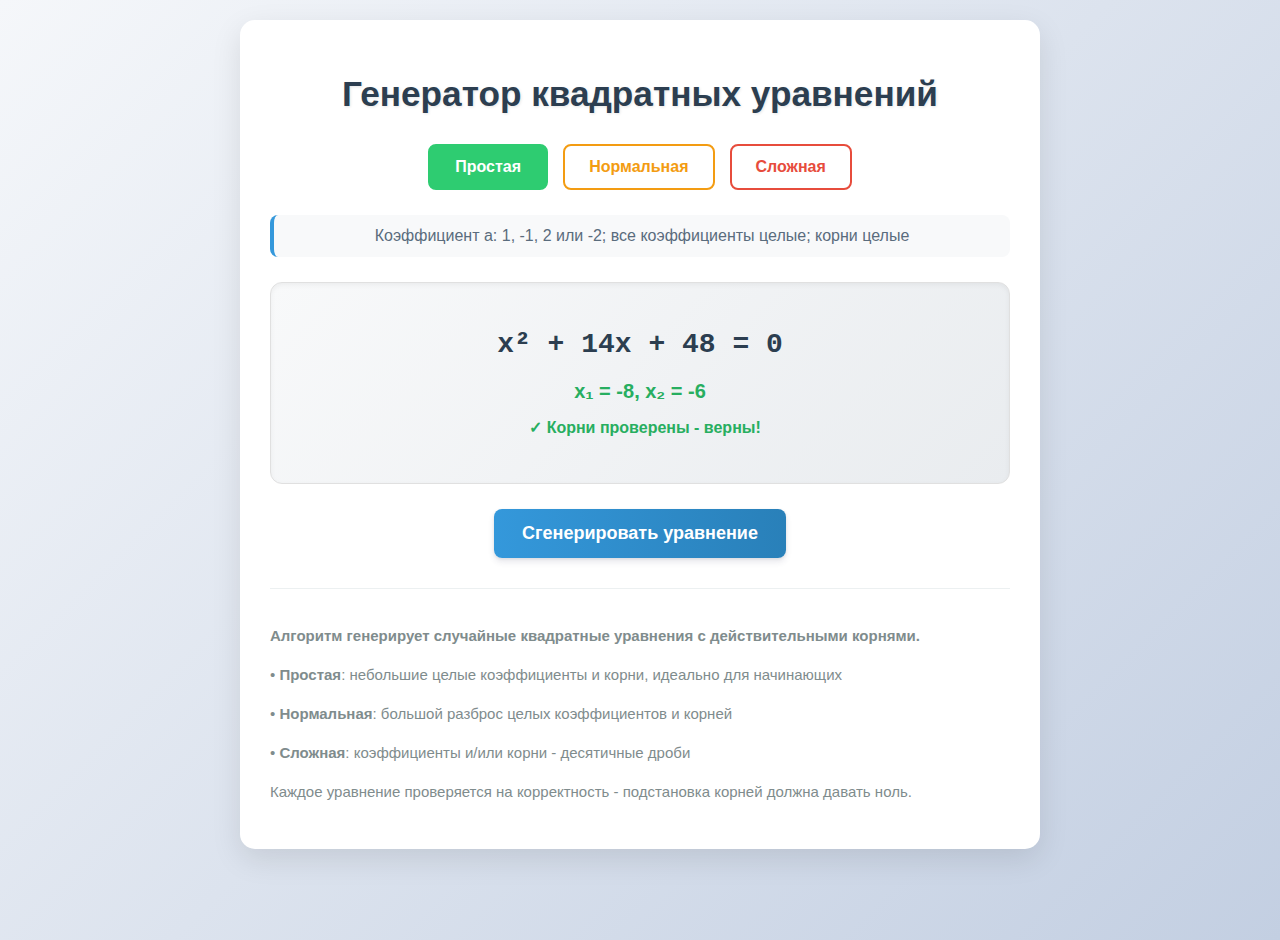
<file: edit/parabola.task.html>
<!DOCTYPE html>
<html lang="ru">
<head>
    <meta charset="UTF-8">
    <meta name="viewport" content="width=device-width, initial-scale=1.0">
    <title>Генератор квадратных уравнений</title>
    <style>
        body {
            font-family: 'Segoe UI', Tahoma, Geneva, Verdana, sans-serif;
            max-width: 800px;
            margin: 0 auto;
            padding: 20px;
            background: linear-gradient(135deg, #f5f7fa 0%, #c3cfe2 100%);
            color: #333;
            min-height: 100vh;
        }
        
        .container {
            background-color: white;
            border-radius: 15px;
            box-shadow: 0 10px 30px rgba(0, 0, 0, 0.1);
            padding: 30px;
            text-align: center;
        }
        
        h1 {
            color: #2c3e50;
            margin-bottom: 30px;
            font-size: 2.2rem;
            text-shadow: 1px 1px 3px rgba(0,0,0,0.1);
        }
        
        .difficulty-selector {
            margin: 25px 0;
            display: flex;
            justify-content: center;
            gap: 15px;
            flex-wrap: wrap;
        }
        
        .difficulty-btn {
            padding: 12px 24px;
            border: 2px solid;
            background-color: white;
            border-radius: 8px;
            cursor: pointer;
            transition: all 0.3s;
            font-weight: bold;
            font-size: 16px;
            min-width: 120px;
        }
        
        .difficulty-btn.easy {
            border-color: #2ecc71;
            color: #2ecc71;
        }
        
        .difficulty-btn.medium {
            border-color: #f39c12;
            color: #f39c12;
        }
        
        .difficulty-btn.hard {
            border-color: #e74c3c;
            color: #e74c3c;
        }
        
        .difficulty-btn.active.easy {
            background-color: #2ecc71;
            color: white;
        }
        
        .difficulty-btn.active.medium {
            background-color: #f39c12;
            color: white;
        }
        
        .difficulty-btn.active.hard {
            background-color: #e74c3c;
            color: white;
        }
        
        .difficulty-btn:hover:not(.active) {
            transform: translateY(-2px);
            box-shadow: 0 4px 8px rgba(0,0,0,0.1);
        }
        
        .equation-container {
            background: linear-gradient(135deg, #f8f9fa 0%, #e9ecef 100%);
            border-radius: 12px;
            padding: 25px;
            margin: 25px 0;
            min-height: 150px;
            display: flex;
            flex-direction: column;
            justify-content: center;
            align-items: center;
            border: 1px solid #e0e0e0;
            box-shadow: inset 0 2px 5px rgba(0,0,0,0.05);
        }
        
        .equation {
            font-size: 28px;
            font-weight: bold;
            margin-bottom: 20px;
            color: #2c3e50;
            font-family: 'Courier New', monospace;
        }
        
        .roots {
            font-size: 20px;
            color: #27ae60;
            font-weight: 600;
        }
        
        .btn {
            background: linear-gradient(to right, #3498db, #2980b9);
            color: white;
            border: none;
            padding: 14px 28px;
            font-size: 18px;
            border-radius: 8px;
            cursor: pointer;
            transition: all 0.3s;
            font-weight: bold;
            box-shadow: 0 4px 6px rgba(50, 50, 93, 0.11), 0 1px 3px rgba(0, 0, 0, 0.08);
        }
        
        .btn:hover {
            transform: translateY(-2px);
            box-shadow: 0 7px 14px rgba(50, 50, 93, 0.1), 0 3px 6px rgba(0, 0, 0, 0.08);
        }
        
        .info {
            margin-top: 30px;
            font-size: 15px;
            color: #7f8c8d;
            text-align: left;
            border-top: 1px solid #ecf0f1;
            padding-top: 20px;
            line-height: 1.6;
        }
        
        .check-mark {
            color: #27ae60;
            font-weight: bold;
            margin-left: 10px;
            font-size: 16px;
        }
        
        .difficulty-info {
            margin-top: 15px;
            font-size: 16px;
            color: #5a6c7d;
            font-weight: 500;
            padding: 12px;
            background-color: #f8f9fa;
            border-radius: 8px;
            border-left: 4px solid #3498db;
        }
        
        .verification {
            margin-top: 15px;
            font-size: 16px;
        }
        
        @media (max-width: 600px) {
            .difficulty-selector {
                flex-direction: column;
                align-items: center;
            }
            
            .equation {
                font-size: 22px;
            }
            
            .roots {
                font-size: 18px;
            }
        }
    </style>
</head>
<body>
    <div class="container">
        <h1>Генератор квадратных уравнений</h1>
        
        <div class="difficulty-selector">
            <button class="difficulty-btn easy active" data-difficulty="easy">Простая</button>
            <button class="difficulty-btn medium" data-difficulty="medium">Нормальная</button>
            <button class="difficulty-btn hard" data-difficulty="hard">Сложная</button>
        </div>
        
        <div class="difficulty-info" id="difficultyInfo">
            Коэффициент a: 1, -1, 2 или -2; все коэффициенты целые; корни целые
        </div>
        
        <div class="equation-container">
            <div class="equation" id="equation">Нажмите кнопку для генерации уравнения</div>
            <div class="roots" id="roots"></div>
            <div class="verification" id="verification"></div>
        </div>
        
        <button class="btn" id="generateBtn">Сгенерировать уравнение</button>
        
        <div class="info">
            <p><strong>Алгоритм генерирует случайные квадратные уравнения с действительными корнями.</strong></p>
            <p>• <strong>Простая</strong>: небольшие целые коэффициенты и корни, идеально для начинающих</p>
            <p>• <strong>Нормальная</strong>: большой разброс целых коэффициентов и корней</p>
            <p>• <strong>Сложная</strong>: коэффициенты и/или корни - десятичные дроби</p>
            <p>Каждое уравнение проверяется на корректность - подстановка корней должна давать ноль.</p>
        </div>
    </div>

    <script>
        let currentDifficulty = 'easy';
        
        // Обработчики для кнопок сложности
        document.querySelectorAll('.difficulty-btn').forEach(btn => {
            btn.addEventListener('click', function() {
                document.querySelectorAll('.difficulty-btn').forEach(b => b.classList.remove('active'));
                this.classList.add('active');
                currentDifficulty = this.dataset.difficulty;
                updateDifficultyInfo();
            });
        });
        
        // Обновление информации о сложности
        function updateDifficultyInfo() {
            const infoElement = document.getElementById('difficultyInfo');
            switch(currentDifficulty) {
                case 'easy':
                    infoElement.textContent = 'Коэффициент a: 1, -1, 2 или -2; все коэффициенты целые; корни целые';
                    infoElement.style.borderLeftColor = '#2ecc71';
                    break;
                case 'medium':
                    infoElement.textContent = 'Большой разброс целых коэффициентов и корней; все коэффициенты целые';
                    infoElement.style.borderLeftColor = '#f39c12';
                    break;
                case 'hard':
                    infoElement.textContent = 'Коэффициенты и/или корни - десятичные дроби';
                    infoElement.style.borderLeftColor = '#e74c3c';
                    break;
            }
        }
        
        // Генерация уравнения
        document.getElementById('generateBtn').addEventListener('click', function() {
            const {equation, roots, verification} = generateQuadraticEquation(currentDifficulty);
            document.getElementById('equation').textContent = equation;
            document.getElementById('roots').textContent = roots;
            document.getElementById('verification').innerHTML = verification;
        });

        function generateQuadraticEquation(difficulty) {
            let x1, x2, a, b, c;
            
            switch(difficulty) {
                case 'easy':
                    // Простая: a = 1, -1, 2 или -2; все коэффициенты целые; корни целые
                    const possibleA = [1, -1, 2, -2];
                    a = possibleA[Math.floor(Math.random() * possibleA.length)];
                    
                    // Генерируем целые корни в небольшом диапазоне
                    x1 = getRandomInt(-8, 8, true);
                    x2 = getRandomInt(-8, 8, true);
                    
                    // Вычисляем коэффициенты
                    b = -a * (x1 + x2);
                    c = a * x1 * x2;
                    break;
                    
                case 'medium':
                    // Нормальная: большой разброс целых коэффициентов и корней
                    a = getRandomInt(1, 15) * (Math.random() < 0.5 ? 1 : -1);
                    
                    // Генерируем целые корни в широком диапазоне
                    x1 = getRandomInt(-15, 15, true);
                    x2 = getRandomInt(-15, 15, true);
                    
                    // Вычисляем коэффициенты
                    b = -a * (x1 + x2);
                    c = a * x1 * x2;
                    break;
                    
                case 'hard':
                    // Сложная: коэффициенты и/или корни - десятичные дроби
                    // 70% уравнений с десятичными корнями, 30% с целыми
                    if (Math.random() < 0.7) {
                        // Десятичные корни
                        x1 = getRandomDecimal(-10, 10);
                        x2 = getRandomDecimal(-10, 10);
                    } else {
                        // Целые корни
                        x1 = getRandomInt(-10, 10, true);
                        x2 = getRandomInt(-10, 10, true);
                    }
                    
                    // 50% уравнений с десятичным коэффициентом a
                    if (Math.random() < 0.5) {
                        a = getRandomDecimal(0.5, 8) * (Math.random() < 0.5 ? 1 : -1);
                    } else {
                        a = getRandomInt(1, 8) * (Math.random() < 0.5 ? 1 : -1);
                    }
                    
                    b = -a * (x1 + x2);
                    c = a * x1 * x2;
                    break;
            }
            
            // Форматируем уравнение
            const equationStr = formatEquation(a, b, c);
            
            // Форматируем корни
            const rootsStr = formatRoots(x1, x2, difficulty);
            
            // Проверяем корни
            const isCorrect = verifyRoots(a, b, c, x1, x2);
            const verification = isCorrect ? 
                '<span class="check-mark">✓ Корни проверены - верны!</span>' : 
                '<span style="color: red;">✗ Ошибка в корнях</span>';
            
            return {
                equation: equationStr,
                roots: rootsStr,
                verification: verification
            };
        }
        
        function getRandomInt(min, max, excludeZero = false) {
            let result;
            do {
                result = Math.floor(Math.random() * (max - min + 1)) + min;
            } while (excludeZero && result === 0);
            return result;
        }
        
        function getRandomDecimal(min, max) {
            // Генерируем десятичное число с одним знаком после запятой
            let result;
            do {
                result = Math.round((Math.random() * (max - min) + min) * 10) / 10;
            } while (result === 0); // Избегаем нулевых значений
            return result;
        }
        
        function formatEquation(a, b, c) {
            let equationParts = [];
            
            // Коэффициент a
            if (a === 1) {
                equationParts.push("x²");
            } else if (a === -1) {
                equationParts.push("-x²");
            } else {
                equationParts.push(`${formatNumber(a)}x²`);
            }
            
            // Коэффициент b
            if (Math.abs(b) > 1e-10) {
                if (b > 0) {
                    if (b === 1) {
                        equationParts.push("+ x");
                    } else {
                        equationParts.push(`+ ${formatNumber(b)}x`);
                    }
                } else {
                    if (b === -1) {
                        equationParts.push("- x");
                    } else {
                        equationParts.push(`- ${formatNumber(-b)}x`);
                    }
                }
            }
            
            // Коэффициент c
            if (Math.abs(c) > 1e-10) {
                if (c > 0) {
                    equationParts.push(`+ ${formatNumber(c)}`);
                } else {
                    equationParts.push(`- ${formatNumber(-c)}`);
                }
            }
            
            return equationParts.join(" ") + " = 0";
        }
        
        function formatNumber(num) {
            // Округляем до 2 знаков после запятой, если нужно
            if (Math.abs(num - Math.round(num)) < 1e-10) {
                return Math.round(num);
            } else {
                return Math.round(num * 100) / 100;
            }
        }
        
        function formatRoots(x1, x2, difficulty) {
            if (difficulty === 'easy' || difficulty === 'medium') {
                // В простом и нормальном режиме корни всегда целые
                return `x₁ = ${Math.round(x1)}, x₂ = ${Math.round(x2)}`;
            } else {
                // В сложном режиме форматируем в зависимости от типа корней
                const isX1Integer = Math.abs(x1 - Math.round(x1)) < 1e-10;
                const isX2Integer = Math.abs(x2 - Math.round(x2)) < 1e-10;
                
                const x1Str = isX1Integer ? Math.round(x1).toString() : x1.toFixed(1);
                const x2Str = isX2Integer ? Math.round(x2).toString() : x2.toFixed(1);
                
                return `x₁ = ${x1Str}, x₂ = ${x2Str}`;
            }
        }
        
        function verifyRoots(a, b, c, x1, x2) {
            // Проверяем первый корень
            const check1 = a * x1 * x1 + b * x1 + c;
            // Проверяем второй корень
            const check2 = a * x2 * x2 + b * x2 + c;
            
            return Math.abs(check1) < 1e-10 && Math.abs(check2) < 1e-10;
        }
        
        // Генерируем первое уравнение при загрузке страницы
        window.addEventListener('load', function() {
            document.getElementById('generateBtn').click();
        });
    </script>
</body>
</html>
</file>
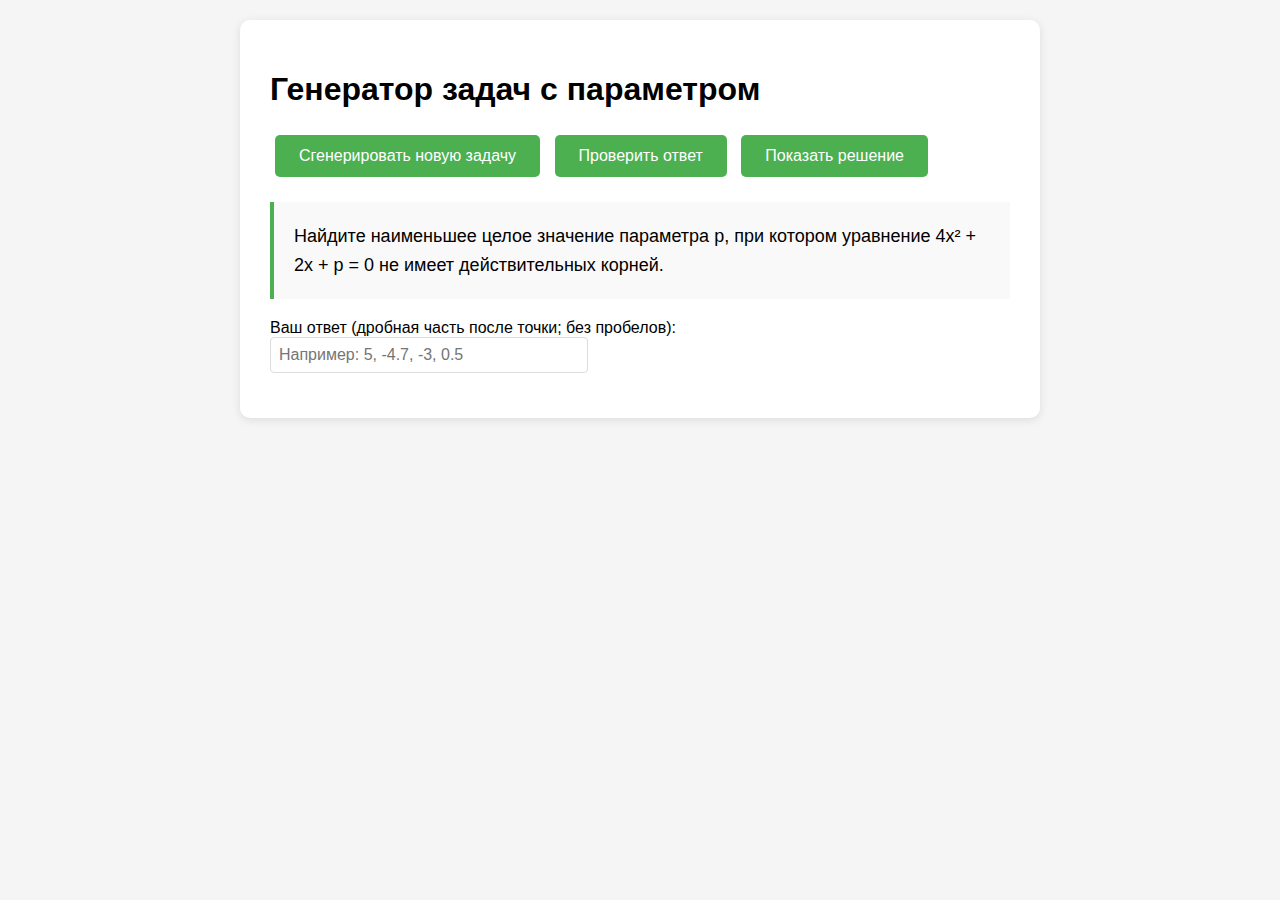
<file: edit/parameter.task.html>
<!DOCTYPE html>
<html lang="ru">
<head>
    <meta charset="UTF-8">
    <meta name="viewport" content="width=device-width, initial-scale=1.0">
    <title>Генератор задач с параметром</title>
    <style>
        body {
            font-family: Arial, sans-serif;
            max-width: 800px;
            margin: 0 auto;
            padding: 20px;
            background-color: #f5f5f5;
        }
        .container {
            background: white;
            padding: 30px;
            border-radius: 10px;
            box-shadow: 0 2px 10px rgba(0,0,0,0.1);
        }
        .task {
            font-size: 18px;
            line-height: 1.6;
            margin-bottom: 20px;
            padding: 20px;
            background: #f9f9f9;
            border-left: 4px solid #4CAF50;
        }
        .controls {
            margin: 20px 0;
        }
        button {
            background: #4CAF50;
            color: white;
            border: none;
            padding: 12px 24px;
            border-radius: 5px;
            cursor: pointer;
            font-size: 16px;
            margin: 5px;
        }
        button:hover {
            background: #45a049;
        }
        .answer {
            margin-top: 20px;
            padding: 15px;
            background: #e8f5e8;
            border-radius: 5px;
            display: none;
        }
        .input-group {
            margin: 15px 0;
        }
        input[type="text"] {
            padding: 8px;
            width: 300px;
            border: 1px solid #ddd;
            border-radius: 4px;
            font-size: 16px;
        }
        .correct {
            color: #4CAF50;
            font-weight: bold;
            font-size: 18px;
        }
        .incorrect {
            color: #f44336;
            font-weight: bold;
            font-size: 18px;
        }
        .hint {
            color: #666;
            font-size: 14px;
            margin-top: 5px;
        }
        .explanation {
            margin-top: 10px;
            font-style: italic;
            color: #555;
        }
    </style>
</head>
<body>
    <div class="container">
        <h1>Генератор задач с параметром</h1>
        
        <div class="controls">
            <button onclick="generateTask()">Сгенерировать новую задачу</button>
            <button onclick="checkAnswer()">Проверить ответ</button>
            <button onclick="showAnswer()">Показать решение</button>
        </div>

        <div class="task" id="taskText">
            Нажмите "Сгенерировать новую задачу" для начала
        </div>

        <div class="input-group">
            <label for="userAnswer">Ваш ответ (дробная часть после точки; без пробелов):</label><br>
            <input type="text" id="userAnswer" placeholder="Например: 5, -4.7, -3, 0.5">
        </div>

        <div id="resultMessage"></div>

        <div class="answer" id="answerSection">
            <strong>Правильный ответ:</strong> <span id="correctAnswer"></span>
            <div class="explanation" id="explanation"></div>
        </div>
    </div>

    <script>
        let currentTask = null;
        let currentCorrectAnswers = [];
        let currentExplanation = "";

        // Функции для форматирования уравнений
        function formatCoefficient(coef, variable = '') {
            if (coef === 0) return '';
            if (coef === 1) return variable;
            if (coef === -1) return '-' + variable;
            return coef + variable;
        }

        function formatLinearTerm(coef, variable) {
            return formatCoefficient(coef, variable);
        }

        function formatQuadraticEquation(a, b, c) {
            const parts = [];
            
            // Квадратный член
            if (a !== 0) {
                parts.push(formatCoefficient(a, 'x²'));
            }
            
            // Линейный член
            if (b !== 0) {
                parts.push(formatCoefficient(b, 'x'));
            }
            
            // Свободный член
            if (c !== 0) {
                parts.push(c.toString());
            }
            
            // Если все коэффициенты нулевые
            if (parts.length === 0) return '0 = 0';
            
            return parts.join(' + ').replace(/\+ -/g, '- ') + ' = 0';
        }

        function formatQuadraticWithParameter(a, b, c, paramPos) {
            const parts = [];
            
            if (paramPos === 0) {
                parts.push(formatCoefficient('p', 'x²'));
            } else {
                if (a !== 0) parts.push(formatCoefficient(a, 'x²'));
            }
            
            if (paramPos === 1) {
                parts.push(formatCoefficient('p', 'x'));
            } else {
                if (b !== 0) parts.push(formatCoefficient(b, 'x'));
            }
            
            if (paramPos === 2) {
                if (c === 0) {
                    parts.push('p');
                } else {
                    parts.push(`(${c} + p)`);
                }
            } else {
                if (c !== 0) parts.push(c.toString());
            }
            
            if (parts.length === 0) return '0 = 0';
            return parts.join(' + ').replace(/\+ -/g, '- ') + ' = 0';
        }

        function formatLinearEquation(a, b, c, paramPos = -1) {
            const parts = [];
            
            if (paramPos === 0) {
                parts.push(formatCoefficient('p', 'x'));
            } else {
                if (a !== 0) parts.push(formatCoefficient(a, 'x'));
            }
            
            if (paramPos === 1) {
                parts.push(formatCoefficient('p', 'y'));
            } else {
                if (b !== 0) parts.push(formatCoefficient(b, 'y'));
            }
            
            if (parts.length === 0) return `0 = ${c}`;
            return parts.join(' + ').replace(/\+ -/g, '- ') + ` = ${c}`;
        }

        function generateTask() {
            const taskTypes = [
                generateQuadraticRoots,
                generateSystemNoSolution,
                generateRationalEquation,
                generateAbsoluteValue,
                generateParameterFromRoot,
                generateQuadraticNoRoots,
                generateQuadraticPositiveRoots
            ];
            
            const randomType = taskTypes[Math.floor(Math.random() * taskTypes.length)];
            const result = randomType();
            
            currentTask = result.task;
            currentCorrectAnswers = result.answers;
            currentExplanation = result.explanation || "";
            
            document.getElementById('taskText').textContent = currentTask;
            document.getElementById('answerSection').style.display = 'none';
            document.getElementById('userAnswer').value = '';
            document.getElementById('resultMessage').innerHTML = '';
        }

        function generateQuadraticRoots() {
            const a = getRandomInt(1, 5);
            const b = getRandomInt(-8, 8);
            const c = getRandomInt(-10, 10);
            
            // Критическое значение параметра (когда D=0)
            const criticalValue = (b*b - 4*a*c) / (4*a);
            
            const conditionType = Math.floor(Math.random() * 4);
            let task, answers;
            
            if (conditionType === 0) {
                // Наибольшее целое значение параметра, при котором уравнение имеет два корня
                const answer = Math.floor(criticalValue - 0.1);
                const equation = formatQuadraticWithParameter(a, b, c, 2);
                task = `Найдите наибольшее целое значение параметра p, при котором уравнение ${equation} имеет два различных корня.`;
                answers = [answer];
                currentExplanation = `Уравнение имеет два корня, когда дискриминант D > 0. D = ${b}² - 4*${a}*(${c}+p) = ${b*b - 4*a*c} - ${4*a}p > 0. Решаем: p < ${criticalValue}. Наибольшее целое значение: ${answer}.`;
            } else if (conditionType === 1) {
                // Наименьшее целое значение параметра, при котором уравнение не имеет корней
                const answer = Math.ceil(criticalValue + 0.1);
                const equation = formatQuadraticWithParameter(a, b, c, 2);
                task = `Найдите наименьшее целое значение параметра p, при котором уравнение ${equation} не имеет действительных корней.`;
                answers = [answer];
                currentExplanation = `Уравнение не имеет корней, когда дискриминант D < 0. D = ${b}² - 4*${a}*(${c}+p) = ${b*b - 4*a*c} - ${4*a}p < 0. Решаем: p > ${criticalValue}. Наименьшее целое значение: ${answer}.`;
            } else if (conditionType === 2) {
                // Значение параметра, при котором уравнение имеет один корень
                const equation = formatQuadraticWithParameter(a, b, c, 2);
                task = `Найдите значение параметра p, при котором уравнение ${equation} имеет ровно один корень.`;
                answers = [criticalValue];
                currentExplanation = `Уравнение имеет один корень, когда дискриминант D = 0. D = ${b}² - 4*${a}*(${c}+p) = ${b*b - 4*a*c} - ${4*a}p = 0. Решаем: p = ${criticalValue}.`;
            } else {
                // Наибольшее целое отрицательное значение параметра, при котором уравнение имеет два корня
                const maxNegative = Math.min(-1, Math.floor(criticalValue - 0.1));
                const equation = formatQuadraticWithParameter(a, b, c, 2);
                task = `Найдите наибольшее целое отрицательное значение параметра p, при котором уравнение ${equation} имеет два различных корня.`;
                answers = [maxNegative];
                currentExplanation = `Уравнение имеет два корня, когда дискриминант D > 0. D = ${b}² - 4*${a}*(${c}+p) = ${b*b - 4*a*c} - ${4*a}p > 0. Решаем: p < ${criticalValue}. Наибольшее целое отрицательное значение: ${maxNegative}.`;
            }
            
            return {
                task: task,
                answers: answers,
                explanation: currentExplanation
            };
        }

        function generateSystemNoSolution() {
            const a1 = getRandomInt(1, 5);
            const b1 = getRandomInt(1, 5);
            const c1 = getRandomInt(5, 15);
            const a2 = getRandomInt(1, 5);
            const b2 = getRandomInt(1, 5);
            const c2 = getRandomInt(5, 15);
            
            // Заменяем один коэффициент на параметр p
            const replaceIndex = Math.floor(Math.random() * 2);
            let task, answers;
            
            if (replaceIndex === 0) {
                // Заменяем a1 на p
                const criticalValue = (a2 * b1) / b2;
                const eq1 = formatLinearEquation(a1, b1, c1, 0);
                const eq2 = formatLinearEquation(a2, b2, c2);
                task = `Найдите значение параметра p, при котором система уравнений { ${eq1}; ${eq2} } не имеет решений.`;
                answers = [criticalValue];
                currentExplanation = `Система не имеет решений, когда коэффициенты при переменных пропорциональны, но свободные члены не пропорциональны. p/${a2} = ${b1}/${b2} ≠ ${c1}/${c2}. Отсюда p = ${criticalValue}.`;
            } else {
                // Заменяем b1 на p
                const criticalValue = (a1 * b2) / a2;
                const eq1 = formatLinearEquation(a1, b1, c1, 1);
                const eq2 = formatLinearEquation(a2, b2, c2);
                task = `Найдите значение параметра p, при котором система уравнений { ${eq1}; ${eq2} } не имеет решений.`;
                answers = [criticalValue];
                currentExplanation = `Система не имеет решений, когда коэффициенты при переменных пропорциональны, но свободные члены не пропорциональны. ${a1}/${a2} = p/${b2} ≠ ${c1}/${c2}. Отсюда p = ${criticalValue}.`;
            }
            
            return {
                task: task,
                answers: answers,
                explanation: currentExplanation
            };
        }

        function generateRationalEquation() {
            const m = getRandomInt(2, 6);
            const n = getRandomInt(1, 5);
            
            // Уравнение (x - m)/(x² - nx + p) = 0
            // Не имеет решений, когда x = m является корнем знаменателя
            // m² - n*m + p = 0 => p = n*m - m²
            const criticalValue = n * m - m * m;
            
            // Форматируем знаменатель
            const denominatorParts = [];
            denominatorParts.push(formatCoefficient(1, 'x²'));
            denominatorParts.push(formatCoefficient(-n, 'x'));
            denominatorParts.push('p');
            const denominator = denominatorParts.filter(part => part !== '').join(' + ').replace(/\+ -/g, '- ');
            
            task = `Найдите значение параметра p, при котором уравнение (x - ${m})/(${denominator}) = 0 не имеет решений.`;
            answers = [criticalValue];
            currentExplanation = `Уравнение не имеет решений, когда x = ${m} является корнем знаменателя, т.е. p = ${n}*${m} - ${m}² = ${criticalValue}.`;
            
            return {
                task: task,
                answers: answers,
                explanation: currentExplanation
            };
        }

        function generateAbsoluteValue() {
            const conditionType = Math.floor(Math.random() * 4);
            let task, answers;
            
            if (conditionType === 0) {
                // Уравнение с одним модулем |x - a| = p
                const a = getRandomInt(1, 5);
                
                // Наибольшее целое значение параметра, при котором уравнение имеет одно решение
                const answer = 0;
                task = `Найдите наибольшее целое значение параметра p, при котором уравнение |x - ${a}| = p имеет ровно одно решение.`;
                answers = [answer];
                currentExplanation = `Уравнение |x - ${a}| = p имеет ровно одно решение при p = 0, это x = ${a}. При p > 0 уравнение имеет два решения. Наибольшее целое значение: ${answer}.`;
            } else if (conditionType === 1) {
                // Уравнение с одним модулем |x - a| = p
                const a = getRandomInt(1, 5);
                
                // Наименьшее целое значение параметра, при котором уравнение имеет два решения
                const answer = 1;
                task = `Найдите наименьшее целое значение параметра p, при котором уравнение |x - ${a}| = p имеет ровно два решения.`;
                answers = [answer];
                currentExplanation = `Уравнение |x - ${a}| = p имеет два решения при любом p > 0. Наименьшее целое значение: ${answer}.`;
            } else if (conditionType === 2) {
                // Уравнение с двумя модулями |x - a| + |x - b| = p
                let a, b;
                do {
                    a = getRandomInt(1, 5);
                    b = getRandomInt(1, 5);
                } while (a === b);
                
                const min = Math.min(a, b);
                const max = Math.max(a, b);
                const criticalValue = max - min;
                
                // Значение параметра, при котором уравнение имеет бесконечно много решений
                task = `Найдите значение параметра p, при котором уравнение |x - ${a}| + |x - ${b}| = p имеет бесконечно много решений.`;
                answers = [criticalValue];
                currentExplanation = `Уравнение |x - ${a}| + |x - ${b}| = p имеет бесконечно много решений при p = ${criticalValue} (все x из отрезка [${min}, ${max}] являются решениями).`;
            } else {
                // Уравнение с двумя модулями |x - a| + |x - b| = p
                let a, b;
                do {
                    a = getRandomInt(1, 5);
                    b = getRandomInt(1, 5);
                } while (a === b);
                
                const min = Math.min(a, b);
                const max = Math.max(a, b);
                const criticalValue = max - min;
                
                // Наименьшее целое значение параметра, при котором уравнение имеет два решения
                const answer = Math.floor(criticalValue) + 1;
                task = `Найдите наименьшее целое значение параметра p, при котором уравнение |x - ${a}| + |x - ${b}| = p имеет ровно два решения.`;
                answers = [answer];
                currentExplanation = `Уравнение |x - ${a}| + |x - ${b}| = p имеет ровно два решения при p > ${criticalValue}. Наименьшее целое значение: ${answer}.`;
            }
            
            return {
                task: task,
                answers: answers,
                explanation: currentExplanation
            };
        }

        function generateParameterFromRoot() {
            const root = getRandomInt(1, 5);
            const a = getRandomInt(1, 4);
            const b = getRandomInt(-5, 5);
            
            // Уравнение ax² + bx + p = 0 имеет корень x = root
            // a*root² + b*root + p = 0 => p = -a*root² - b*root
            const p = -a * root * root - b * root;
            
            const equation = formatQuadraticWithParameter(a, b, 0, 2);
            task = `Найдите значение параметра p, при котором число ${root} является корнем уравнения ${equation}.`;
            answers = [p];
            currentExplanation = `Если ${root} - корень уравнения, то он обращает уравнение в верное равенство: ${a}*${root}² + ${b}*${root} + p = 0. Отсюда p = -${a*root*root + b*root} = ${p}.`;
            
            return {
                task: task,
                answers: answers,
                explanation: currentExplanation
            };
        }

        function generateQuadraticNoRoots() {
            const a = getRandomInt(1, 5);
            const b = getRandomInt(1, 5);
            
            // Уравнение ax² + bx + p = 0 не имеет корней при D < 0
            // D = b² - 4a*p < 0 => p > b²/(4a)
            const criticalValue = (b * b) / (4 * a);
            
            const conditionType = Math.floor(Math.random() * 2);
            let task, answers;
            
            if (conditionType === 0) {
                // Наименьшее целое значение параметра, при котором уравнение не имеет корней
                const answer = Math.ceil(criticalValue + 0.1);
                const equation = formatQuadraticWithParameter(a, b, 0, 2);
                task = `Найдите наименьшее целое значение параметра p, при котором уравнение ${equation} не имеет действительных корней.`;
                answers = [answer];
                currentExplanation = `Уравнение не имеет корней, когда дискриминант D < 0. D = ${b}² - 4*${a}*p = ${b*b} - ${4*a}p < 0. Решаем: p > ${criticalValue}. Наименьшее целое значение: ${answer}.`;
            } else {
                // Наибольшее целое значение параметра, при котором уравнение имеет корни
                const answer = Math.floor(criticalValue - 0.1);
                const equation = formatQuadraticWithParameter(a, b, 0, 2);
                task = `Найдите наибольшее целое значение параметра p, при котором уравнение ${equation} имеет хотя бы один действительный корень.`;
                answers = [answer];
                currentExplanation = `Уравнение имеет корни, когда дискриминант D ≥ 0. D = ${b}² - 4*${a}*p = ${b*b} - ${4*a}p ≥ 0. Решаем: p ≤ ${criticalValue}. Наибольшее целое значение: ${answer}.`;
            }
            
            return {
                task: task,
                answers: answers,
                explanation: currentExplanation
            };
        }

        function generateQuadraticPositiveRoots() {
            // Генерируем квадратное уравнение, которое гарантированно может иметь два положительных корня
            const r1 = getRandomInt(1, 5);
            const r2 = getRandomInt(1, 5);
            
            const sum = r1 + r2;
            const product = r1 * r2;
            
            // Уравнение: x² - sum*x + (product + p) = 0
            const upperBound = (sum*sum)/4 - product;
            const lowerBound = -product;
            
            const conditionType = Math.floor(Math.random() * 2);
            let task, answers;
            
            if (conditionType === 0) {
                // Наибольшее целое значение параметра, при котором оба корня положительны
                const answer = Math.floor(upperBound - 0.1);
                const equation = formatQuadraticWithParameter(1, -sum, product, 2);
                task = `Найдите наибольшее целое значение параметра p, при котором оба корня уравнения ${equation} положительны.`;
                answers = [answer];
                currentExplanation = `Оба корня положительны, когда дискриминант D ≥ 0 (p ≤ ${upperBound}) и произведение корней > 0 (p > ${lowerBound}). Наибольшее целое значение: ${answer}.`;
            } else {
                // Наименьшее целое значение параметра, при котором оба корня положительны
                const answer = Math.ceil(lowerBound + 0.1);
                const equation = formatQuadraticWithParameter(1, -sum, product, 2);
                task = `Найдите наименьшее целое значение параметра p, при котором оба корня уравнения ${equation} положительны.`;
                answers = [answer];
                currentExplanation = `Оба корня положительны, когда дискриминант D ≥ 0 (p ≤ ${upperBound}) и произведение корней > 0 (p > ${lowerBound}). Наименьшее целое значение: ${answer}.`;
            }
            
            return {
                task: task,
                answers: answers,
                explanation: currentExplanation
            };
        }

        function getRandomInt(min, max) {
            return Math.floor(Math.random() * (max - min + 1)) + min;
        }

        function parseUserInput(input) {
            return input.replace(/\s/g, '').split(',')
                .filter(val => val !== '')
                .map(val => {
                    const num = parseFloat(val);
                    return isNaN(num) ? null : num;
                })
                .filter(val => val !== null);
        }

        function arraysEqual(arr1, arr2) {
            if (arr1.length !== arr2.length) return false;
            
            const sorted1 = [...arr1].sort((a, b) => a - b);
            const sorted2 = [...arr2].sort((a, b) => a - b);
            
            for (let i = 0; i < sorted1.length; i++) {
                if (Math.abs(sorted1[i] - sorted2[i]) > 0.01) {
                    return false;
                }
            }
            return true;
        }

        function checkAnswer() {
            if (!currentTask) {
                alert('Сначала сгенерируйте задачу!');
                return;
            }
            
            const userInput = document.getElementById('userAnswer').value;
            const userAnswers = parseUserInput(userInput);
            const resultDiv = document.getElementById('resultMessage');
            
            if (userAnswers.length === 0) {
                resultDiv.innerHTML = '<p class="incorrect">Введите численные значения через запятую</p>';
                return;
            }
            
            if (arraysEqual(userAnswers, currentCorrectAnswers)) {
                resultDiv.innerHTML = '<p class="correct">✓ Верно! Правильный ответ.</p>';
            } else {
                resultDiv.innerHTML = '<p class="incorrect">✗ Неверно. Попробуйте еще раз или посмотрите правильный ответ.</p>';
            }
        }

        function showAnswer() {
            if (!currentTask) {
                alert('Сначала сгенерируйте задачу!');
                return;
            }
            document.getElementById('correctAnswer').textContent = currentCorrectAnswers.join(', ');
            document.getElementById('explanation').textContent = currentExplanation;
            document.getElementById('answerSection').style.display = 'block';
        }

        // Генерируем первую задачу при загрузке
        generateTask();
    </script>
</body>
</html>
</file>
